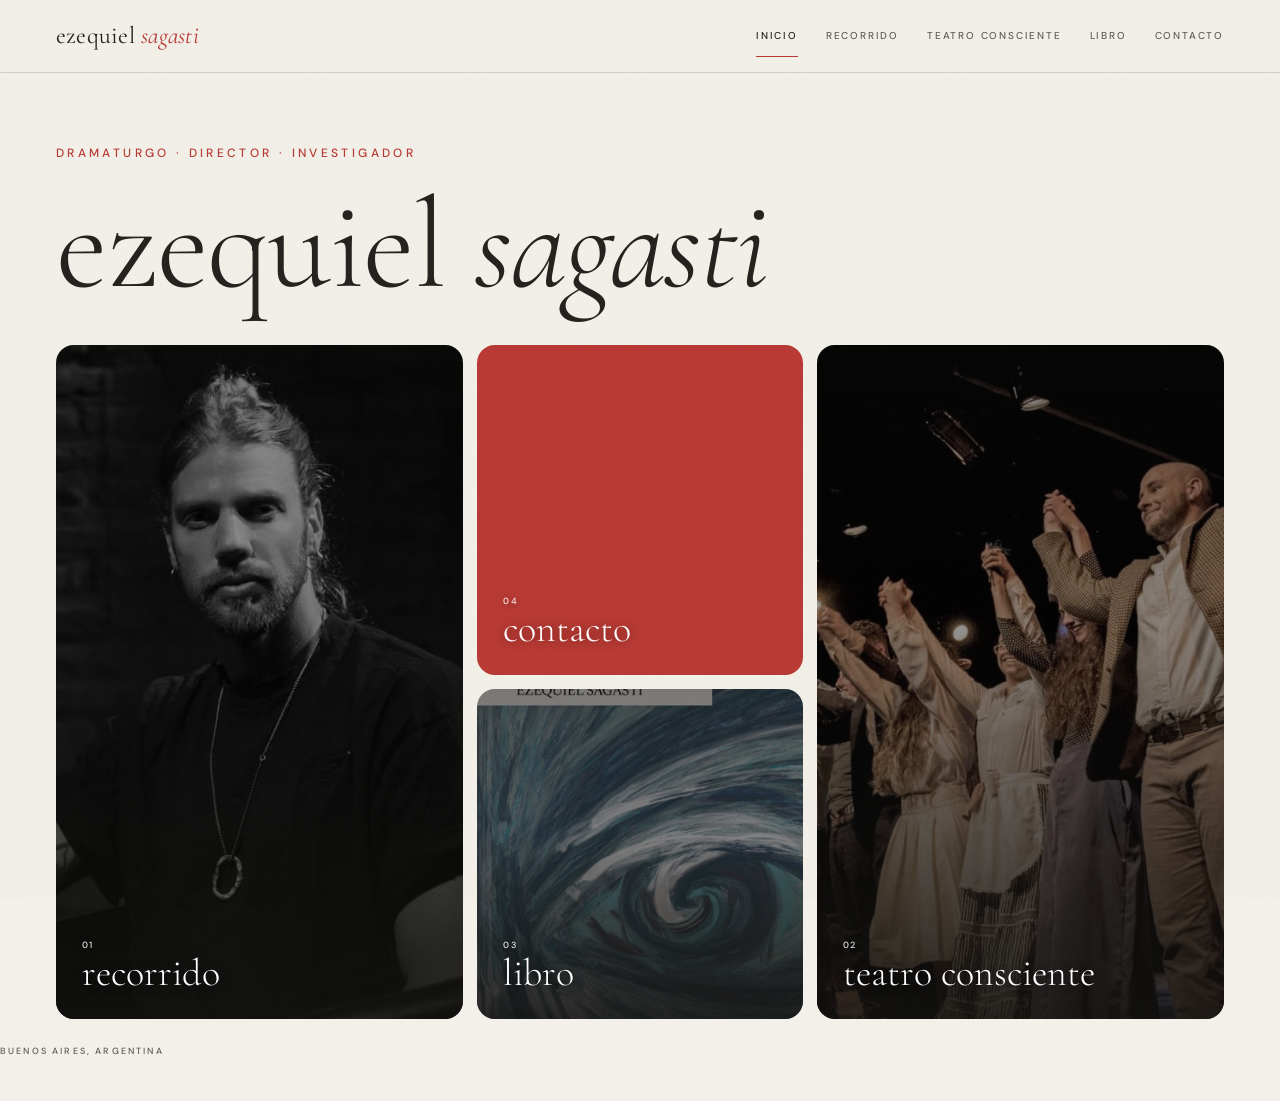
<file: index.html>
<!DOCTYPE html>
<html lang="es">
<head>
<meta charset="UTF-8">
<meta name="viewport" content="width=device-width, initial-scale=1">
<title>Ezequiel Sagasti — Dramaturgo y director teatral</title>
<meta name="description" content="Ezequiel Sagasti, dramaturgo, director teatral e investigador. Fundador de Teatro Consciente y autor del libro «Teatro consciente: hacia un teatro fenomenológico».">
<link rel="canonical" href="https://ezequielsagasti.com/">
<meta property="og:type" content="website">
<meta property="og:locale" content="es_AR">
<meta property="og:site_name" content="Ezequiel Sagasti">
<meta property="og:title" content="Ezequiel Sagasti — Dramaturgo y director teatral">
<meta property="og:description" content="Ezequiel Sagasti, dramaturgo, director teatral e investigador. Fundador de Teatro Consciente y autor del libro «Teatro consciente: hacia un teatro fenomenológico».">
<meta property="og:url" content="https://ezequielsagasti.com/">
<meta property="og:image" content="https://ezequielsagasti.com/assets/retrato-ezequiel.jpg">
<meta name="twitter:card" content="summary_large_image">
<link rel="icon" type="image/png" href="assets/favicon.png">
<link rel="apple-touch-icon" href="assets/favicon.png">
<link rel="preconnect" href="https://fonts.googleapis.com">
<link rel="preconnect" href="https://fonts.gstatic.com" crossorigin>
<link rel="stylesheet" href="https://fonts.googleapis.com/css2?family=Cormorant+Garamond:ital,wght@0,300;0,400;0,500;1,300;1,400;1,500&amp;family=DM+Sans:ital,opsz,wght@0,9..40,300..600;1,9..40,300..500&amp;display=swap">
<link rel="stylesheet" href="shared.css">
<link rel="stylesheet" href="site.css">
<script src="anim.js"></script>
</head>
<body class="bg-paper grain">
<a class="skip" href="#contenido">Saltar al contenido</a>
<header class="topbar">
<a class="name" href="index.html">ezequiel <em>sagasti</em></a>
<nav class="topnav" aria-label="Principal"><a href="index.html" class="active" aria-current="page">inicio</a><a href="recorrido.html">recorrido</a><a href="teatro-consciente.html">teatro consciente</a><a href="libro.html">libro</a><a href="contacto.html">contacto</a></nav>
<button class="burger" id="burger" type="button" aria-label="Abrir menú" aria-expanded="false" aria-controls="menu"><i></i><i></i><i></i></button>
</header>
<div class="menu" id="menu" aria-hidden="true">
<div class="menu-top"><span class="name">ezequiel sagasti</span><button class="close" id="close" type="button" aria-label="Cerrar menú">×</button></div>
<nav aria-label="Menú">
<a href="index.html" class="active" aria-current="page"><span class="mi">00</span> inicio</a>
<a href="recorrido.html"><span class="mi">01</span> recorrido</a>
<a href="teatro-consciente.html"><span class="mi">02</span> teatro consciente</a>
<a href="libro.html"><span class="mi">03</span> libro</a>
<a href="contacto.html"><span class="mi">04</span> contacto</a>
</nav>
<div class="menu-foot">buenos aires · argentina</div>
</div>
<main id="contenido" class="home-screen stagger">
<div class="mhero"><div class="hero-head"><p class="eyebrow">dramaturgo · director · investigador</p><h1>ezequiel <em>sagasti</em></h1></div></div>
<nav class="mosaic" aria-label="Secciones">
<a class="mt a has-img" href="recorrido.html"><img src="assets/retrato-ezequiel.jpg" alt="" width="896" height="1179" fetchpriority="high" decoding="async"><span class="lab"><span class="n">01</span><span class="t">recorrido</span></span></a>
<a class="mt b red" href="contacto.html"><span class="lab"><span class="n">04</span><span class="t">contacto</span></span></a>
<a class="mt c has-img" href="teatro-consciente.html"><img src="assets/tc-04.jpg" alt="" width="1400" height="788" loading="lazy" decoding="async"><span class="lab"><span class="n">02</span><span class="t">teatro consciente</span></span></a>
<a class="mt d has-img" href="libro.html"><img src="assets/tapa-libro.jpg" alt="" width="758" height="1024" loading="lazy" decoding="async"><span class="lab"><span class="n">03</span><span class="t">libro</span></span></a>
</nav>
</main>
<footer class="home-pie">buenos aires, argentina</footer>
</body>
</html>
</file>
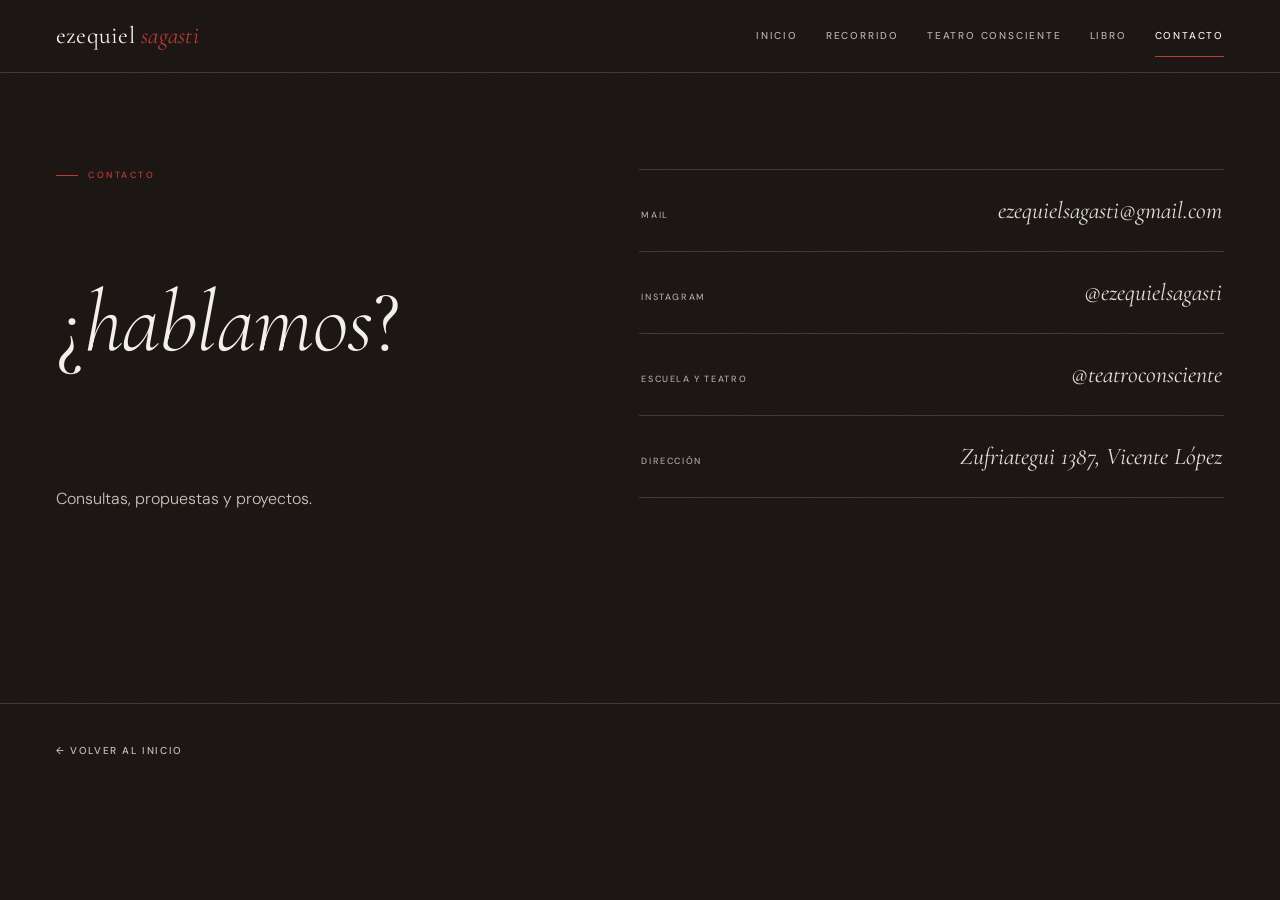
<file: contacto.html>
<!DOCTYPE html>
<html lang="es">
<head>
<meta charset="UTF-8">
<meta name="viewport" content="width=device-width, initial-scale=1">
<title>Contacto — Ezequiel Sagasti</title>
<meta name="description" content="Contacto de Ezequiel Sagasti, dramaturgo y director teatral: mail, Instagram, la escuela Teatro Consciente y el teatro Pasaje Teatral en Vicente López.">
<link rel="canonical" href="https://ezequielsagasti.com/contacto.html">
<meta property="og:type" content="website">
<meta property="og:locale" content="es_AR">
<meta property="og:site_name" content="Ezequiel Sagasti">
<meta property="og:title" content="Contacto — Ezequiel Sagasti">
<meta property="og:description" content="Contacto de Ezequiel Sagasti, dramaturgo y director teatral: mail, Instagram, la escuela Teatro Consciente y el teatro Pasaje Teatral en Vicente López.">
<meta property="og:url" content="https://ezequielsagasti.com/contacto.html">
<meta property="og:image" content="https://ezequielsagasti.com/assets/retrato-ezequiel.jpg">
<meta name="twitter:card" content="summary_large_image">
<link rel="icon" type="image/png" href="assets/favicon.png">
<link rel="apple-touch-icon" href="assets/favicon.png">
<link rel="preconnect" href="https://fonts.googleapis.com">
<link rel="preconnect" href="https://fonts.gstatic.com" crossorigin>
<link rel="stylesheet" href="https://fonts.googleapis.com/css2?family=Cormorant+Garamond:ital,wght@0,300;0,400;0,500;1,300;1,400;1,500&amp;family=DM+Sans:ital,opsz,wght@0,9..40,300..600;1,9..40,300..500&amp;display=swap">
<link rel="stylesheet" href="shared.css">
<link rel="stylesheet" href="site.css">
<script src="anim.js"></script>
</head>
<body class="bg-dark grain">
<a class="skip" href="#contenido">Saltar al contenido</a>
<header class="topbar">
<a class="name" href="index.html">ezequiel <em>sagasti</em></a>
<nav class="topnav" aria-label="Principal"><a href="index.html">inicio</a><a href="recorrido.html">recorrido</a><a href="teatro-consciente.html">teatro consciente</a><a href="libro.html">libro</a><a href="contacto.html" class="active" aria-current="page">contacto</a></nav>
<button class="burger" id="burger" type="button" aria-label="Abrir menú" aria-expanded="false" aria-controls="menu"><i></i><i></i><i></i></button>
</header>
<div class="menu" id="menu" aria-hidden="true">
<div class="menu-top"><span class="name">ezequiel sagasti</span><button class="close" id="close" type="button" aria-label="Cerrar menú">×</button></div>
<nav aria-label="Menú">
<a href="index.html"><span class="mi">00</span> inicio</a>
<a href="recorrido.html"><span class="mi">01</span> recorrido</a>
<a href="teatro-consciente.html"><span class="mi">02</span> teatro consciente</a>
<a href="libro.html"><span class="mi">03</span> libro</a>
<a href="contacto.html" class="active" aria-current="page"><span class="mi">04</span> contacto</a>
</nav>
<div class="menu-foot">buenos aires · argentina</div>
</div>
<main id="contenido">
<section class="block dark stagger" id="contacto">
<p class="eyebrow section-eye">contacto</p>
<h1 class="display section-title">¿<em>hablamos</em>?</h1>
<p class="body-text">Consultas, propuestas y proyectos.</p>
<div class="contact-list">
<a class="contact-row" href="mailto:ezequielsagasti@gmail.com"><span class="cr-k">mail</span><span class="cr-v">ezequielsagasti@gmail.com</span></a>
<a class="contact-row" href="https://www.instagram.com/ezequielsagasti/" target="_blank" rel="noopener"><span class="cr-k">instagram</span><span class="cr-v">@ezequielsagasti</span></a>
<a class="contact-row" href="https://www.instagram.com/teatroconsciente/" target="_blank" rel="noopener"><span class="cr-k">escuela y teatro</span><span class="cr-v">@teatroconsciente</span></a>
<a class="contact-row" href="https://maps.app.goo.gl/v1oac1T6fKWQUrmx7" target="_blank" rel="noopener"><span class="cr-k">dirección</span><span class="cr-v">Zufriategui 1387, Vicente López</span></a>
</div>
</section>
</main>
<footer class="pagenav"><a href="index.html">← Volver al inicio</a></footer>
</body>
</html>
</file>
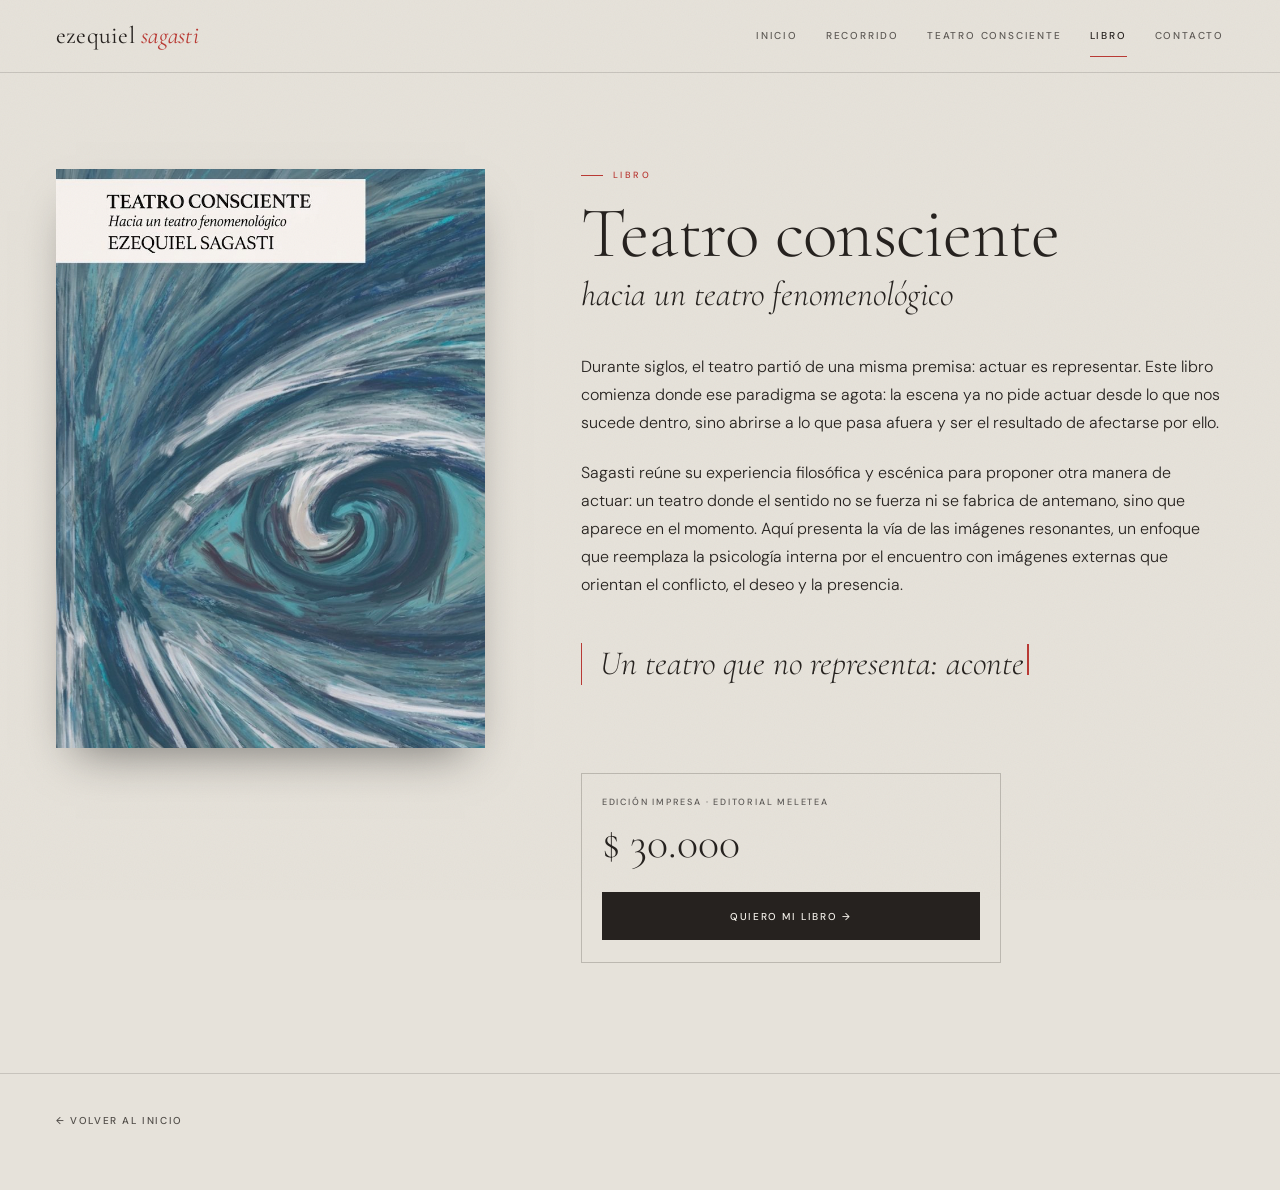
<file: libro.html>
<!DOCTYPE html>
<html lang="es">
<head>
<meta charset="UTF-8">
<meta name="viewport" content="width=device-width, initial-scale=1">
<title>Libro — Ezequiel Sagasti</title>
<meta name="description" content="«Teatro consciente: hacia un teatro fenomenológico», el libro de Ezequiel Sagasti editado por Editorial Meletea. Edición impresa a la venta.">
<link rel="canonical" href="https://ezequielsagasti.com/libro.html">
<meta property="og:type" content="website">
<meta property="og:locale" content="es_AR">
<meta property="og:site_name" content="Ezequiel Sagasti">
<meta property="og:title" content="Libro — Ezequiel Sagasti">
<meta property="og:description" content="«Teatro consciente: hacia un teatro fenomenológico», el libro de Ezequiel Sagasti editado por Editorial Meletea. Edición impresa a la venta.">
<meta property="og:url" content="https://ezequielsagasti.com/libro.html">
<meta property="og:image" content="https://ezequielsagasti.com/assets/tapa-libro.jpg">
<meta name="twitter:card" content="summary_large_image">
<link rel="icon" type="image/png" href="assets/favicon.png">
<link rel="apple-touch-icon" href="assets/favicon.png">
<link rel="preconnect" href="https://fonts.googleapis.com">
<link rel="preconnect" href="https://fonts.gstatic.com" crossorigin>
<link rel="stylesheet" href="https://fonts.googleapis.com/css2?family=Cormorant+Garamond:ital,wght@0,300;0,400;0,500;1,300;1,400;1,500&amp;family=DM+Sans:ital,opsz,wght@0,9..40,300..600;1,9..40,300..500&amp;display=swap">
<link rel="stylesheet" href="shared.css">
<link rel="stylesheet" href="site.css">
<script src="anim.js"></script>
</head>
<body class="bg-paper2 grain">
<a class="skip" href="#contenido">Saltar al contenido</a>
<header class="topbar">
<a class="name" href="index.html">ezequiel <em>sagasti</em></a>
<nav class="topnav" aria-label="Principal"><a href="index.html">inicio</a><a href="recorrido.html">recorrido</a><a href="teatro-consciente.html">teatro consciente</a><a href="libro.html" class="active" aria-current="page">libro</a><a href="contacto.html">contacto</a></nav>
<button class="burger" id="burger" type="button" aria-label="Abrir menú" aria-expanded="false" aria-controls="menu"><i></i><i></i><i></i></button>
</header>
<div class="menu" id="menu" aria-hidden="true">
<div class="menu-top"><span class="name">ezequiel sagasti</span><button class="close" id="close" type="button" aria-label="Cerrar menú">×</button></div>
<nav aria-label="Menú">
<a href="index.html"><span class="mi">00</span> inicio</a>
<a href="recorrido.html"><span class="mi">01</span> recorrido</a>
<a href="teatro-consciente.html"><span class="mi">02</span> teatro consciente</a>
<a href="libro.html" class="active" aria-current="page"><span class="mi">03</span> libro</a>
<a href="contacto.html"><span class="mi">04</span> contacto</a>
</nav>
<div class="menu-foot">buenos aires · argentina</div>
</div>
<main id="contenido">
<section class="block paper2 stagger" id="libro">
<p class="eyebrow section-eye">libro</p>
<h1 class="display book-title">Teatro consciente</h1>
<p class="display-italic book-subtitle">hacia un teatro fenomenológico</p>
<div class="book-cover"><img src="assets/tapa-libro.jpg" alt="Tapa del libro Teatro consciente: hacia un teatro fenomenológico, de Ezequiel Sagasti" width="758" height="1024" fetchpriority="high" decoding="async"></div>
<p class="body-text">Durante siglos, el teatro partió de una misma premisa: actuar es representar. Este libro comienza donde ese paradigma se agota: la escena ya no pide actuar desde lo que nos sucede dentro, sino abrirse a lo que pasa afuera y ser el resultado de afectarse por ello.</p>
<p class="body-text">Sagasti reúne su experiencia filosófica y escénica para proponer otra manera de actuar: un teatro donde el sentido no se fuerza ni se fabrica de antemano, sino que aparece en el momento. Aquí presenta la vía de las imágenes resonantes, un enfoque que reemplaza la psicología interna por el encuentro con imágenes externas que orientan el conflicto, el deseo y la presencia.</p>
<blockquote class="pull quote" data-typewriter>Un teatro que no representa: acontece.</blockquote>
<div class="price-card">
<p class="label">edición impresa · Editorial Meletea</p>
<p class="price">$ 30.000</p>
<div class="buy-btns"><a class="btn btn--solid" href="https://wa.me/5491156044945?text=Hola%2C%20me%20interesa%20comprar%20el%20libro%20%22Teatro%20consciente%3A%20hacia%20un%20teatro%20fenomenol%C3%B3gico%22%20de%20Ezequiel%20Sagasti" target="_blank" rel="noopener">Quiero mi libro →</a></div>
</div>
</section>
</main>
<footer class="pagenav"><a href="index.html">← Volver al inicio</a></footer>
</body>
</html>
</file>
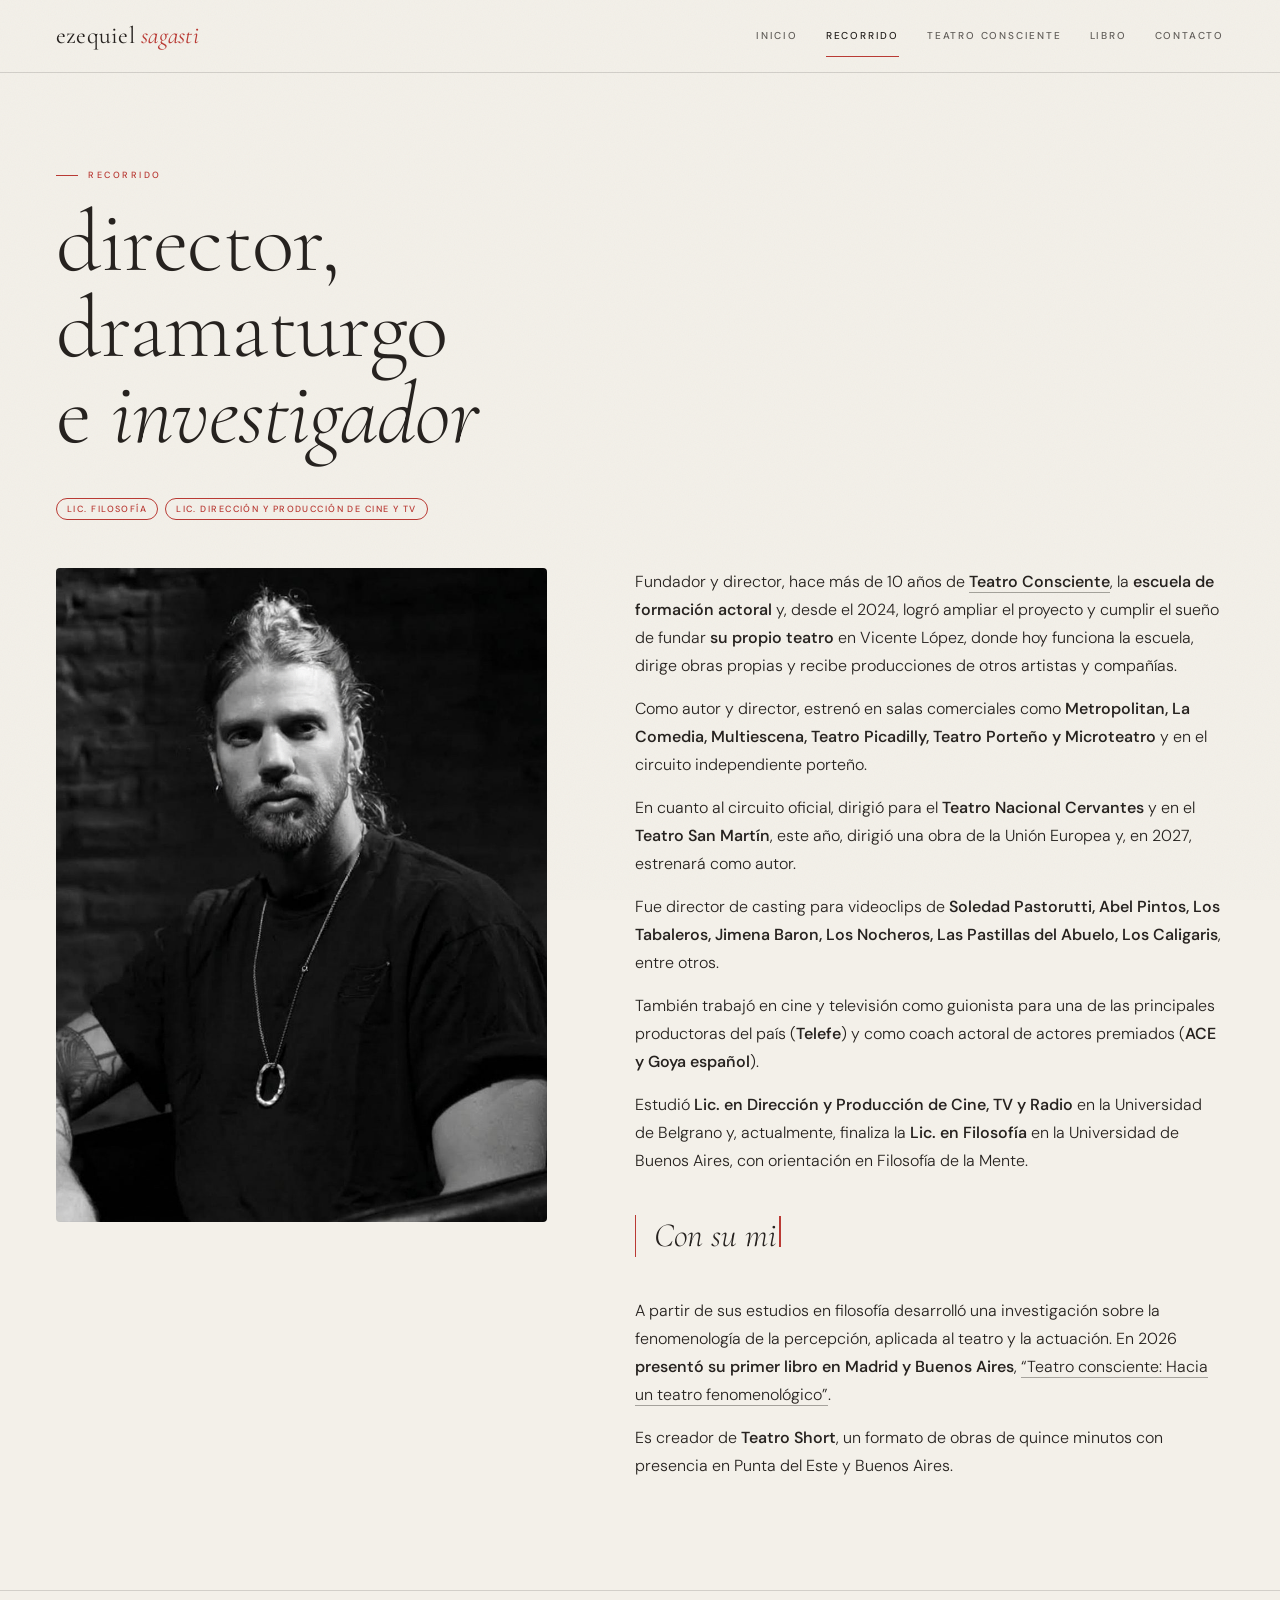
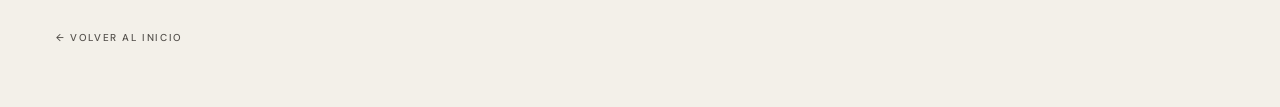
<file: recorrido.html>
<!DOCTYPE html>
<html lang="es">
<head>
<meta charset="UTF-8">
<meta name="viewport" content="width=device-width, initial-scale=1">
<title>Recorrido — Ezequiel Sagasti</title>
<meta name="description" content="Trayectoria de Ezequiel Sagasti como dramaturgo y director teatral: salas comerciales, Teatro Nacional Cervantes, Teatro San Martín, cine, televisión y filosofía.">
<link rel="canonical" href="https://ezequielsagasti.com/recorrido.html">
<meta property="og:type" content="website">
<meta property="og:locale" content="es_AR">
<meta property="og:site_name" content="Ezequiel Sagasti">
<meta property="og:title" content="Recorrido — Ezequiel Sagasti">
<meta property="og:description" content="Trayectoria de Ezequiel Sagasti como dramaturgo y director teatral: salas comerciales, Teatro Nacional Cervantes, Teatro San Martín, cine, televisión y filosofía.">
<meta property="og:url" content="https://ezequielsagasti.com/recorrido.html">
<meta property="og:image" content="https://ezequielsagasti.com/assets/retrato-ezequiel.jpg">
<meta name="twitter:card" content="summary_large_image">
<link rel="icon" type="image/png" href="assets/favicon.png">
<link rel="apple-touch-icon" href="assets/favicon.png">
<link rel="preconnect" href="https://fonts.googleapis.com">
<link rel="preconnect" href="https://fonts.gstatic.com" crossorigin>
<link rel="stylesheet" href="https://fonts.googleapis.com/css2?family=Cormorant+Garamond:ital,wght@0,300;0,400;0,500;1,300;1,400;1,500&amp;family=DM+Sans:ital,opsz,wght@0,9..40,300..600;1,9..40,300..500&amp;display=swap">
<link rel="stylesheet" href="shared.css">
<link rel="stylesheet" href="site.css">
<script src="anim.js"></script>
</head>
<body class="bg-paper grain">
<a class="skip" href="#contenido">Saltar al contenido</a>
<header class="topbar">
<a class="name" href="index.html">ezequiel <em>sagasti</em></a>
<nav class="topnav" aria-label="Principal"><a href="index.html">inicio</a><a href="recorrido.html" class="active" aria-current="page">recorrido</a><a href="teatro-consciente.html">teatro consciente</a><a href="libro.html">libro</a><a href="contacto.html">contacto</a></nav>
<button class="burger" id="burger" type="button" aria-label="Abrir menú" aria-expanded="false" aria-controls="menu"><i></i><i></i><i></i></button>
</header>
<div class="menu" id="menu" aria-hidden="true">
<div class="menu-top"><span class="name">ezequiel sagasti</span><button class="close" id="close" type="button" aria-label="Cerrar menú">×</button></div>
<nav aria-label="Menú">
<a href="index.html"><span class="mi">00</span> inicio</a>
<a href="recorrido.html" class="active" aria-current="page"><span class="mi">01</span> recorrido</a>
<a href="teatro-consciente.html"><span class="mi">02</span> teatro consciente</a>
<a href="libro.html"><span class="mi">03</span> libro</a>
<a href="contacto.html"><span class="mi">04</span> contacto</a>
</nav>
<div class="menu-foot">buenos aires · argentina</div>
</div>
<main id="contenido">
<section class="block paper stagger" id="recorrido">
<p class="eyebrow section-eye">recorrido</p>
<h1 class="display section-title">director,<br>dramaturgo<br>e <em>investigador</em></h1>
<div class="tags-row"><span class="tag tag--rojo">Lic. filosofía</span><span class="tag tag--rojo">Lic. dirección y producción de cine y TV</span></div>
<div class="portrait"><img src="assets/retrato-ezequiel.jpg" alt="Retrato en blanco y negro de Ezequiel Sagasti" width="896" height="1179" fetchpriority="high" decoding="async"></div>
<p class="body-text">Fundador y director, hace más de 10 años de <a href="teatro-consciente.html"><strong>Teatro Consciente</strong></a>, la <strong>escuela de formación actoral</strong> y, desde el 2024, logró ampliar el proyecto y cumplir el sueño de fundar <strong>su propio teatro</strong> en Vicente López, donde hoy funciona la escuela, dirige obras propias y recibe producciones de otros artistas y compañías. </p>
<p class="body-text">Como autor y director, estrenó en salas comerciales como <strong>Metropolitan, La Comedia, Multiescena, Teatro Picadilly, Teatro Porteño y Microteatro</strong> y en el circuito independiente porteño.</p>
<p class="body-text">En cuanto al circuito oficial, dirigió para el <strong>Teatro Nacional Cervantes</strong> y en el <strong>Teatro San Martín</strong>, este año, dirigió una obra de la Unión Europea y, en 2027, estrenará como autor.</p>
<p class="body-text">Fue director de casting para videoclips de <strong>Soledad Pastorutti, Abel Pintos, Los Tabaleros, Jimena Baron, Los Nocheros, Las Pastillas del Abuelo, Los Caligaris</strong>, entre otros.</p>
<p class="body-text">También trabajó en cine y televisión como guionista para una de las principales productoras del país (<strong>Telefe</strong>) y como coach actoral de actores premiados (<strong>ACE y Goya español</strong>).</p>
<p class="body-text">Estudió <strong>Lic. en Dirección y Producción de Cine, TV y Radio</strong> en la Universidad de Belgrano y, actualmente, finaliza la <strong>Lic. en Filosofía</strong> en la Universidad de Buenos Aires, con orientación en Filosofía de la Mente.</p>
<blockquote class="pull quote" data-typewriter>Con su mirada escéptica y de marcado corte existencialista, usa el teatro para explorar problemáticas filosóficas.</blockquote>
<p class="body-text">A partir de sus estudios en filosofía desarrolló una investigación sobre la fenomenología de la percepción, aplicada al teatro y la actuación. En 2026 <strong>presentó su primer libro en Madrid y Buenos Aires</strong>, <a href="libro.html">“Teatro consciente: Hacia un teatro fenomenológico”</a>.</p>
<p class="body-text">Es creador de <strong>Teatro Short</strong>, un formato de obras de quince minutos con presencia en Punta del Este y Buenos Aires.</p>
</section>
</main>
<footer class="pagenav"><a href="index.html">← Volver al inicio</a></footer>
</body>
</html>
</file>
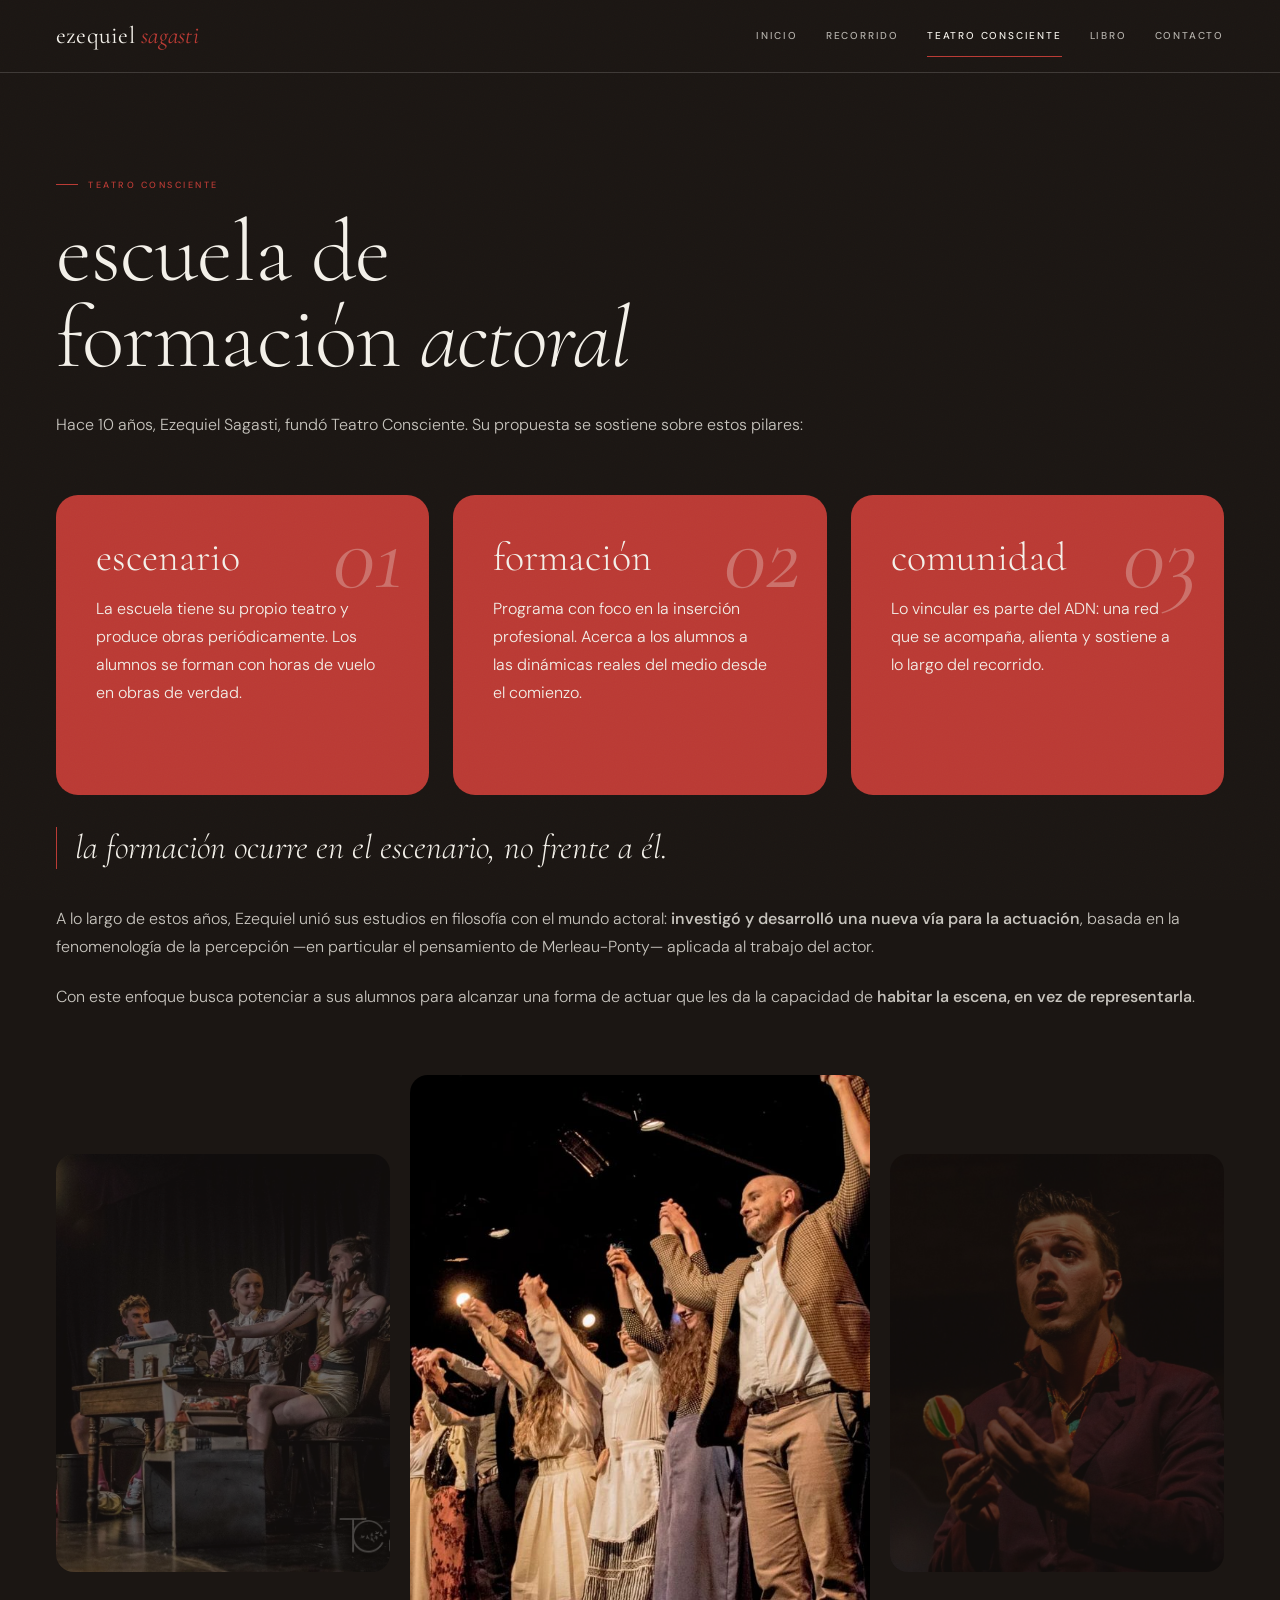
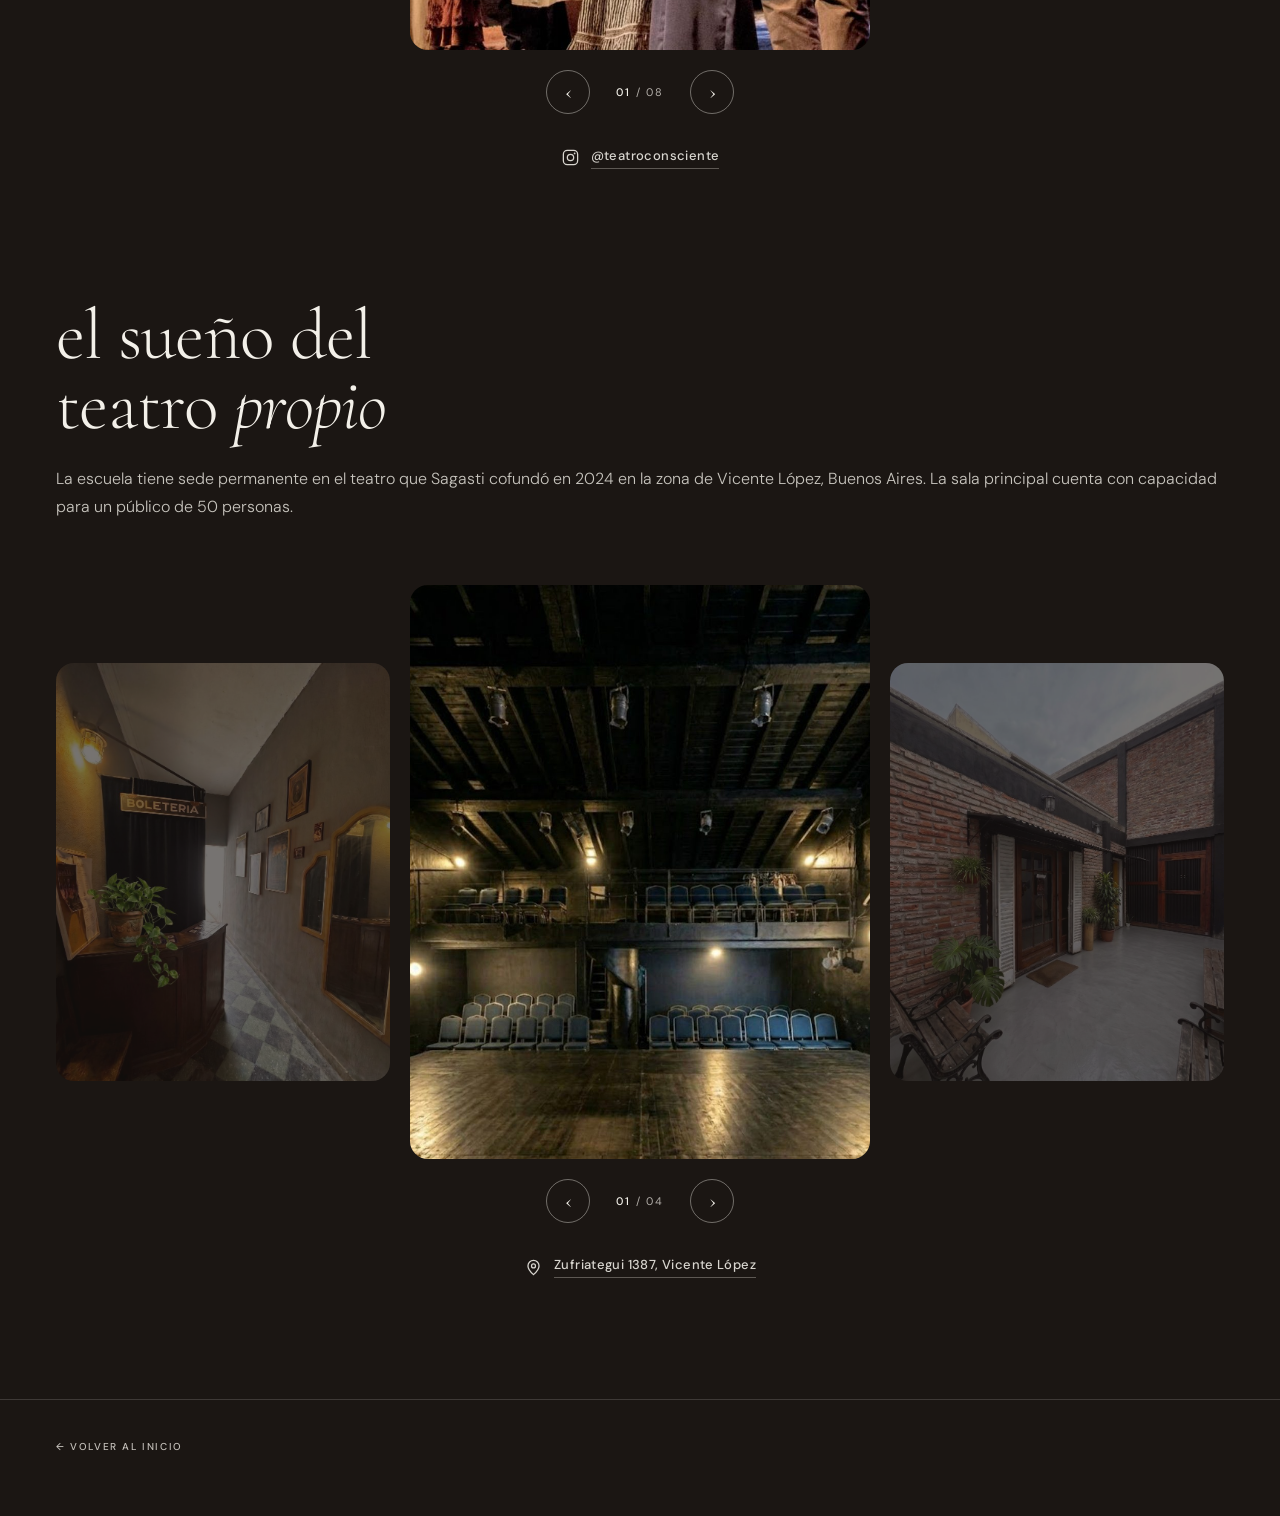
<file: teatro-consciente.html>
<!DOCTYPE html>
<html lang="es">
<head>
<meta charset="UTF-8">
<meta name="viewport" content="width=device-width, initial-scale=1">
<title>Teatro Consciente — Ezequiel Sagasti</title>
<meta name="description" content="Teatro Consciente, la escuela de formación actoral fundada por Ezequiel Sagasti, con sede en Pasaje Teatral, Vicente López, Buenos Aires.">
<link rel="canonical" href="https://ezequielsagasti.com/teatro-consciente.html">
<meta property="og:type" content="website">
<meta property="og:locale" content="es_AR">
<meta property="og:site_name" content="Ezequiel Sagasti">
<meta property="og:title" content="Teatro Consciente — Ezequiel Sagasti">
<meta property="og:description" content="Teatro Consciente, la escuela de formación actoral fundada por Ezequiel Sagasti, con sede en Pasaje Teatral, Vicente López, Buenos Aires.">
<meta property="og:url" content="https://ezequielsagasti.com/teatro-consciente.html">
<meta property="og:image" content="https://ezequielsagasti.com/assets/tc-04.jpg">
<meta name="twitter:card" content="summary_large_image">
<link rel="icon" type="image/png" href="assets/favicon.png">
<link rel="apple-touch-icon" href="assets/favicon.png">
<link rel="preconnect" href="https://fonts.googleapis.com">
<link rel="preconnect" href="https://fonts.gstatic.com" crossorigin>
<link rel="stylesheet" href="https://fonts.googleapis.com/css2?family=Cormorant+Garamond:ital,wght@0,300;0,400;0,500;1,300;1,400;1,500&amp;family=DM+Sans:ital,opsz,wght@0,9..40,300..600;1,9..40,300..500&amp;display=swap">
<link rel="stylesheet" href="shared.css">
<link rel="stylesheet" href="site.css">
<script src="anim.js"></script>
</head>
<body class="bg-dark grain">
<a class="skip" href="#contenido">Saltar al contenido</a>
<header class="topbar">
<a class="name" href="index.html">ezequiel <em>sagasti</em></a>
<nav class="topnav" aria-label="Principal"><a href="index.html">inicio</a><a href="recorrido.html">recorrido</a><a href="teatro-consciente.html" class="active" aria-current="page">teatro consciente</a><a href="libro.html">libro</a><a href="contacto.html">contacto</a></nav>
<button class="burger" id="burger" type="button" aria-label="Abrir menú" aria-expanded="false" aria-controls="menu"><i></i><i></i><i></i></button>
</header>
<div class="menu" id="menu" aria-hidden="true">
<div class="menu-top"><span class="name">ezequiel sagasti</span><button class="close" id="close" type="button" aria-label="Cerrar menú">×</button></div>
<nav aria-label="Menú">
<a href="index.html"><span class="mi">00</span> inicio</a>
<a href="recorrido.html"><span class="mi">01</span> recorrido</a>
<a href="teatro-consciente.html" class="active" aria-current="page"><span class="mi">02</span> teatro consciente</a>
<a href="libro.html"><span class="mi">03</span> libro</a>
<a href="contacto.html"><span class="mi">04</span> contacto</a>
</nav>
<div class="menu-foot">buenos aires · argentina</div>
</div>
<main id="contenido">
<section class="block dark stagger" id="teatro">
<p class="eyebrow section-eye">teatro consciente</p>
<h1 class="display section-title">escuela de<br>formación <em>actoral</em></h1>
<p class="body-text">Hace 10 años, Ezequiel Sagasti, fundó Teatro Consciente. Su propuesta se sostiene sobre estos pilares:</p>
<div class="pilars">
<article class="pilar"><span class="num" aria-hidden="true">01</span><h2 class="pilar-title">escenario</h2><p class="body-text">La escuela tiene su propio teatro y produce obras periódicamente. Los alumnos se forman con horas de vuelo en obras de verdad.</p></article>
<article class="pilar"><span class="num" aria-hidden="true">02</span><h2 class="pilar-title">formación</h2><p class="body-text">Programa con foco en la inserción profesional. Acerca a los alumnos a las dinámicas reales del medio desde el comienzo.</p></article>
<article class="pilar"><span class="num" aria-hidden="true">03</span><h2 class="pilar-title">comunidad</h2><p class="body-text">Lo vincular es parte del ADN: una red que se acompaña, alienta y sostiene a lo largo del recorrido.</p></article>
</div>
<blockquote class="pull quote">la formación ocurre en el escenario, no frente a él.</blockquote>
<p class="body-text">A lo largo de estos años, Ezequiel unió sus estudios en filosofía con el mundo actoral: <strong>investigó y desarrolló una nueva vía para la actuación</strong>, basada en la fenomenología de la percepción —en particular el pensamiento de Merleau-Ponty— aplicada al trabajo del actor.</p>
<p class="body-text">Con este enfoque busca potenciar a sus alumnos para alcanzar una forma de actuar que les da la capacidad de <strong>habitar la escena, en vez de representarla</strong>.</p>
<div class="gallery" data-gallery role="region" aria-label="Fotos de Teatro Consciente"><ul class="g-list"><li><img src="assets/tc-04.jpg" alt="Elenco de Teatro Consciente en escena con los brazos en alto" width="1400" height="788" loading="lazy" decoding="async"></li><li><img src="assets/tc-10.jpg" alt="Actor de Teatro Consciente con un micrófono en escena" width="900" height="1125" loading="lazy" decoding="async"></li><li><img src="assets/tc-07.jpg" alt="Dos actores en escena, uno de ellos leyendo" width="1400" height="935" loading="lazy" decoding="async"></li><li><img src="assets/tc-11.jpg" alt="Actor de Teatro Consciente en plena escena" width="900" height="1125" loading="lazy" decoding="async"></li><li><img src="assets/tc-03.jpg" alt="Dos actores con sombrero en una escena de Teatro Consciente" width="1200" height="800" loading="lazy" decoding="async"></li><li><img src="assets/tc-09.jpg" alt="Grupo de alumnos de Teatro Consciente sobre el escenario" width="900" height="1125" loading="lazy" decoding="async"></li><li><img src="assets/tc-12.jpg" alt="Actriz sentada en el piso del escenario" width="900" height="1125" loading="lazy" decoding="async"></li><li><img src="assets/tc-02.jpg" alt="Escena de Teatro Consciente con varios actores alrededor de una mesa" width="1200" height="900" loading="lazy" decoding="async"></li></ul></div>
<a class="ext-link" href="https://www.instagram.com/teatroconsciente/" target="_blank" rel="noopener"><svg class="ic" viewBox="0 0 24 24" fill="none" stroke="currentColor" stroke-width="1.6" aria-hidden="true"><rect x="3" y="3" width="18" height="18" rx="5"></rect><circle cx="12" cy="12" r="4"></circle><circle cx="17.2" cy="6.8" r="1.1" fill="currentColor" stroke="none"></circle></svg><span>@teatroconsciente</span></a>
<h2 class="display mid-title" id="sueno">el sueño del<br>teatro <em>propio</em></h2>
<p class="body-text">La escuela tiene sede permanente en el teatro que Sagasti cofundó en 2024 en la zona de Vicente López, Buenos Aires. La sala principal cuenta con capacidad para un público de 50 personas.</p>
<div class="gallery" data-gallery role="region" aria-label="Fotos de Pasaje Teatral"><ul class="g-list"><li><img src="assets/pt-01.jpg" alt="Sala principal de Pasaje Teatral con las butacas y el escenario" width="900" height="1125" loading="lazy" decoding="async"></li><li><img src="assets/pt-02.jpg" alt="Patio de entrada de Pasaje Teatral con paredes de ladrillo" width="900" height="1125" loading="lazy" decoding="async"></li><li><img src="assets/pt-03.jpg" alt="Sala de ensayo de Pasaje Teatral con un sillón blanco" width="900" height="1125" loading="lazy" decoding="async"></li><li><img src="assets/pt-04.jpg" alt="Hall de Pasaje Teatral con la boletería" width="900" height="1125" loading="lazy" decoding="async"></li></ul></div>
<div class="link-row">
<a class="ext-link" href="https://maps.app.goo.gl/v1oac1T6fKWQUrmx7" target="_blank" rel="noopener"><svg class="ic" viewBox="0 0 24 24" fill="none" stroke="currentColor" stroke-width="1.6" aria-hidden="true"><path d="M12 21s7-6.3 7-11a7 7 0 1 0-14 0c0 4.7 7 11 7 11z"></path><circle cx="12" cy="10" r="2.5"></circle></svg><span>Zufriategui 1387, Vicente López</span></a>
</div>
</section>
</main>
<footer class="pagenav"><a href="index.html">← Volver al inicio</a></footer>
</body>
</html>
</file>
<file: shared.css>
/* Ezequiel Sagasti — sistema base compartido
   Cormorant Garamond es la voz · DM Sans es la estructura */
:root{
--charcoal:oklch(0.205 0.010 60);--charcoal-2:oklch(0.255 0.010 60);
--paper:oklch(0.955 0.010 85);--paper-2:oklch(0.915 0.012 85);
--ink:oklch(0.255 0.008 60);--gray:oklch(0.585 0.006 60);--gray-soft:oklch(0.700 0.005 60);
--gray-text:oklch(0.47 0.006 60);
--red:oklch(0.535 0.165 27);--red-bright:oklch(0.585 0.185 27);--gold:oklch(0.720 0.075 75);
--serif:'Cormorant Garamond',Georgia,'Times New Roman',serif;
--sans:'DM Sans',system-ui,-apple-system,'Segoe UI',Helvetica,Arial,sans-serif;
}
*{margin:0;padding:0;box-sizing:border-box;-webkit-font-smoothing:antialiased}
html{-webkit-text-size-adjust:100%}
body{font-family:var(--sans)}
img{display:block;max-width:100%;height:auto}
a{color:inherit;text-decoration:none}
button{font:inherit;color:inherit;background:none;border:none;cursor:pointer}
:focus-visible{outline:2px solid var(--red-bright);outline-offset:3px;border-radius:2px}
.display{font-family:var(--serif);font-weight:300;line-height:.95;letter-spacing:-.01em}
.display-italic{font-family:var(--serif);font-weight:300;font-style:italic;line-height:1.05}
.quote{font-family:var(--serif);font-style:italic;font-weight:300;line-height:1.25}
.eyebrow{font-family:var(--sans);font-weight:500;font-size:9px;letter-spacing:.28em;text-transform:uppercase;color:var(--red);display:inline-flex;align-items:center;gap:10px}
.eyebrow::before{content:"";width:22px;height:1px;background:var(--red)}
.body-text{font-family:var(--sans);font-weight:300;font-size:13px;line-height:1.85;text-wrap:pretty}
.tag{font-family:var(--sans);font-weight:500;font-size:9px;letter-spacing:.16em;text-transform:uppercase;padding:4px 10px;border:.5px solid var(--gray);border-radius:100px;color:var(--gray-text);display:inline-block}
.tag--rojo{border-color:var(--red);color:var(--red)}
.btn{font-family:var(--sans);font-weight:500;font-size:10px;letter-spacing:.16em;text-transform:uppercase;display:inline-flex;align-items:center;justify-content:center;gap:8px;min-height:48px;padding:13px 22px;border:.5px solid currentColor;transition:background .25s,color .25s}
.num{font-family:var(--serif);font-style:italic;font-size:13px;color:var(--gray)}
.sr-only{position:absolute;width:1px;height:1px;padding:0;margin:-1px;overflow:hidden;clip:rect(0,0,0,0);white-space:nowrap;border:0}
</file>
<file: site.css>
/* Ezequiel Sagasti — estilos del sitio
   Mobile first · tablet ≥768px · desktop ≥1024px */
html,body{margin:0}
body{font-family:var(--sans);background:var(--paper);color:var(--ink);min-height:100vh;overflow-x:hidden}
a:hover{color:var(--red-bright)}
body.bg-paper{background:var(--paper);color:var(--ink)}
body.bg-paper2{background:var(--paper-2);color:var(--ink)}
body.bg-dark{background:var(--charcoal);color:var(--paper)}
.grain::after{content:"";position:fixed;inset:0;pointer-events:none;z-index:60;background-image:url("data:image/svg+xml,%3Csvg xmlns='http://www.w3.org/2000/svg' width='160' height='160'%3E%3Cfilter id='n'%3E%3CfeTurbulence type='fractalNoise' baseFrequency='0.85' numOctaves='2' stitchTiles='stitch'/%3E%3C/filter%3E%3Crect width='100%25' height='100%25' filter='url(%23n)'/%3E%3C/svg%3E");background-size:160px;mix-blend-mode:multiply;opacity:.045}
body.bg-dark.grain::after{mix-blend-mode:soft-light;opacity:.10}
.skip{position:absolute;left:12px;top:-60px;z-index:100;background:var(--red);color:var(--paper);padding:12px 16px;font-size:12px}
.skip:focus{top:12px}

/* ---- topbar + menú ---- */
.topbar{position:sticky;top:0;z-index:30;display:flex;align-items:center;justify-content:space-between;gap:16px;padding:8px 14px 8px 22px;background:inherit;border-bottom:.5px solid color-mix(in oklch,currentColor 16%,transparent)}
.topbar .name{font-family:var(--serif);font-weight:400;font-size:19px;letter-spacing:.01em;display:inline-block;line-height:44px;white-space:nowrap}
.topbar .name em{font-style:italic;color:var(--red)}
.burger{display:none;flex-direction:column;justify-content:center;align-items:center;gap:4px;width:44px;height:44px}
.burger i{width:21px;height:1px;background:currentColor;display:block}
.js .burger{display:flex}
.topnav{display:flex;flex-wrap:wrap;justify-content:flex-end}
.topnav a{font-family:var(--sans);font-weight:500;font-size:10px;letter-spacing:.18em;text-transform:uppercase;min-height:44px;display:flex;align-items:center;padding:0 8px;opacity:.75}
.topnav a.active{opacity:1;color:var(--red)}
.js .topnav{display:none}
.menu{display:none}
.js .menu{position:fixed;inset:0;z-index:80;background:var(--charcoal);color:var(--paper);transform:translateY(-100%);visibility:hidden;transition:transform .5s cubic-bezier(.7,0,.2,1),visibility 0s .5s;display:flex;flex-direction:column;padding:14px 14px 22px 22px}
.js .menu.open{transform:none;visibility:visible;transition:transform .5s cubic-bezier(.7,0,.2,1)}
.menu .menu-top{display:flex;justify-content:space-between;align-items:center;margin-bottom:40px}
.menu .menu-top .name{font-family:var(--serif);font-size:19px}
.menu .close{font-family:var(--serif);font-size:30px;line-height:1;font-weight:300;width:44px;height:44px;display:flex;align-items:center;justify-content:center}
.menu nav{display:flex;flex-direction:column;flex:1;justify-content:center;padding-right:8px}
.menu nav a{font-family:var(--serif);font-weight:300;font-size:34px;line-height:1.15;display:flex;align-items:baseline;gap:14px;transition:color .25s;padding:16px 0;border-top:.5px solid color-mix(in oklch,var(--paper) 16%,transparent)}
.menu nav a:last-child{border-bottom:.5px solid color-mix(in oklch,var(--paper) 16%,transparent)}
.menu nav a:hover,.menu nav a.active{color:var(--red-bright)}
.menu nav a .mi{font-style:italic;font-size:13px;color:var(--gray-soft)}
.menu .menu-foot{font-weight:500;font-size:9px;letter-spacing:.18em;text-transform:uppercase;color:var(--gray-soft)}

/* ---- home · mosaico molinete ---- */
.home-screen{position:relative}
.mhero{padding:28px 22px 14px}
.mhero .hero-head{display:inline-block}
.mhero .eyebrow{display:block;white-space:nowrap;letter-spacing:.28em;font-size:clamp(7.2px,2.56vw,13.7px);margin-bottom:18px;color:var(--red)}
.mhero .eyebrow::before{content:none}
.mhero h1{font-family:var(--serif);font-weight:300;font-size:clamp(40px,14.2vw,76px);line-height:.92;letter-spacing:-.01em;white-space:nowrap}
.mhero h1 em{font-style:italic}
.mosaic{display:grid;grid-template-columns:1fr 1fr;grid-template-rows:repeat(3,clamp(132px,40vw,172px));gap:8px;padding:0 14px 4px}
.mt{border-radius:14px;overflow:hidden;position:relative;display:flex;align-items:flex-end;padding:15px;color:#fff}
.mt:hover{color:#fff}
.mt img{position:absolute;inset:0;width:100%;height:100%;object-fit:cover;filter:grayscale(.3) brightness(.66)}
.mt.has-img::before{content:"";position:absolute;inset:0;z-index:1;background:linear-gradient(to top,rgba(20,19,17,.82),rgba(20,19,17,.12) 58%,rgba(20,19,17,.28))}
.mt .lab{position:relative;z-index:2;color:#fff;text-shadow:0 1px 10px rgba(0,0,0,.5)}
.mt .n{display:block;font-weight:500;font-size:8px;letter-spacing:.16em;text-transform:uppercase;opacity:.9;margin-bottom:3px}
.mt .t{font-family:var(--serif);font-weight:300;font-size:25px;line-height:1.02}
.mt.red{background:var(--red)}
.mt.a{grid-column:1;grid-row:1/3}.mt.b{grid-column:2;grid-row:1}.mt.c{grid-column:2;grid-row:2/4}.mt.d{grid-column:1;grid-row:3}
.home-pie{padding:14px 24px 30px;font-weight:500;font-size:9px;letter-spacing:.24em;text-transform:uppercase;color:var(--gray-text)}

/* ---- bloques de sección ---- */
section.block{padding:50px 22px;position:relative}
.block.dark{background:var(--charcoal);color:var(--paper)}
.block.dark .body-text{color:color-mix(in oklch,var(--paper) 80%,transparent)}
.block.paper{background:var(--paper);color:var(--ink)}
.block.paper2{background:var(--paper-2);color:var(--ink)}
.section-eye{margin-bottom:16px}
.section-title{font-size:46px;margin:2px 0 22px;line-height:.98}
.section-title em,.mid-title em{font-style:italic}
.mid-title{font-family:var(--serif);font-weight:300;font-size:46px;line-height:.98;letter-spacing:-.01em;margin-top:68px}
p.body-text+p.body-text{margin-top:15px}
.body-text strong{font-weight:550;color:inherit}
.body-text a{border-bottom:.5px solid color-mix(in oklch,currentColor 38%,transparent);transition:color .25s,border-color .25s}
.body-text a:hover{color:var(--red-bright);border-color:var(--red-bright)}
#sueno{scroll-margin-top:72px}
.portrait{aspect-ratio:3/4;margin:4px 0 26px;overflow:hidden}
.portrait img{width:100%;height:100%;object-fit:cover}
.tags-row{display:flex;flex-wrap:wrap;gap:7px;margin:20px 0}
.pull{border-left:1.5px solid var(--red);padding-left:18px;margin:30px 0;font-size:25px}

/* ---- teatro consciente ---- */
#teatro .section-title{margin-bottom:30px}
#teatro .body-text+.body-text{margin-top:22px}
#teatro .pull{margin-top:32px;margin-bottom:36px}
#teatro .mid-title{margin-top:88px}
#teatro .mid-title+.body-text{margin-top:24px}
.pilars{display:grid;grid-template-columns:minmax(0,1fr);gap:14px;margin:36px 0 12px}
.pilar{position:relative;background:var(--red);border-radius:18px;padding:30px 26px 34px;overflow:hidden}
.pilar-title{position:relative;z-index:1;font-family:var(--serif);font-weight:300;color:var(--paper);font-size:32px;line-height:1.1}
.pilar .num{position:absolute;top:10px;right:20px;font-family:var(--serif);font-style:italic;font-weight:400;font-size:72px;line-height:1;color:color-mix(in oklch,var(--paper) 30%,transparent)}
#teatro .pilar .body-text{position:relative;z-index:1;margin-top:16px;color:var(--paper)}

/* ---- galería (tríptico en desktop, una foto en mobile) ---- */
.gallery{margin:64px 0 8px}
.g-list{display:flex;gap:12px;overflow-x:auto;scroll-snap-type:x mandatory;list-style:none;padding-bottom:6px}
.g-list li{flex:0 0 72%;max-width:340px;aspect-ratio:4/5;border-radius:18px;overflow:hidden;scroll-snap-align:start}
.g-list img,.g-track img{width:100%;height:100%;object-fit:cover}
.g-track,.g-ctrl{display:none}
.gallery.is-on .g-list{display:none}
.gallery.is-on .g-track{display:grid;grid-template-columns:minmax(0,1fr);justify-items:center}
.gallery.is-on .g-ctrl{display:flex}
.g-track figure,.g-side{aspect-ratio:4/5;border-radius:18px;overflow:hidden;background:#2a2724}
.g-track figure{width:min(260px,72vw);box-shadow:0 22px 46px -20px rgba(0,0,0,.6)}
.g-side{display:none;padding:0}
.g-ctrl{align-items:center;justify-content:center;gap:18px;margin-top:20px}
.g-btn{width:44px;height:44px;border-radius:50%;border:.5px solid color-mix(in oklch,currentColor 40%,transparent);font-family:var(--serif);font-size:24px;line-height:1;display:flex;align-items:center;justify-content:center;transition:border-color .25s,color .25s}
.g-btn:hover{border-color:var(--red-bright);color:var(--red-bright)}
.g-count{font-size:11px;letter-spacing:.18em;text-transform:uppercase;color:color-mix(in oklch,currentColor 70%,transparent);min-width:64px;text-align:center}
.g-count b{color:var(--paper);font-weight:500}

/* ---- links externos ---- */
.link-row{display:flex;flex-direction:column;gap:6px;align-items:center;margin-top:22px}
.ext-link{display:flex;align-items:center;gap:11px;width:fit-content;min-height:44px;margin:22px auto 0;font-weight:500;font-size:13px;letter-spacing:.03em;color:color-mix(in oklch,var(--paper) 88%,transparent);text-align:center}
.ext-link span{padding-bottom:4px;border-bottom:.5px solid color-mix(in oklch,var(--paper) 30%,transparent);transition:border-color .25s}
.ext-link:hover{color:var(--red-bright)}
.ext-link:hover span{border-color:var(--red-bright)}
.ext-link .ic{width:19px;height:19px;flex:none}
.link-row .ext-link{margin:0}

/* ---- libro ---- */
.book-title{display:block;font-size:40px;line-height:1}
.book-subtitle{display:block;font-size:22px;margin-top:8px;line-height:1.05;margin-bottom:8px}
.book-cover{aspect-ratio:758/1024;max-width:230px;margin:38px 0;box-shadow:0 22px 46px -20px rgba(0,0,0,.5)}
.book-cover img{width:100%;height:100%;object-fit:cover}
#libro .body-text+.body-text{margin-top:22px}
#libro .pull{margin:44px 0}
.price-card{border:.5px solid color-mix(in oklch,var(--ink) 22%,transparent);padding:22px 20px;margin-top:44px}
.price-card .label{font-weight:500;font-size:9px;letter-spacing:.2em;text-transform:uppercase;color:var(--gray-text)}
.price-card .price{font-family:var(--serif);font-weight:300;font-size:44px;margin:8px 0 4px}
.buy-btns{display:flex;flex-direction:column;gap:10px;margin-top:22px}
.btn--solid{background:var(--ink);color:var(--paper);border-color:var(--ink)}
.btn--solid:hover{background:var(--red);border-color:var(--red);color:var(--paper)}

/* ---- contacto ---- */
.contact-list{display:flex;flex-direction:column;margin-top:40px}
.contact-row{display:flex;justify-content:space-between;align-items:baseline;flex-wrap:wrap;gap:6px 16px;padding:20px 2px;border-top:.5px solid color-mix(in oklch,var(--paper) 16%,transparent);transition:padding-left .25s}
.contact-row:last-child{border-bottom:.5px solid color-mix(in oklch,var(--paper) 16%,transparent)}
.contact-row .cr-k{font-weight:500;font-size:9px;letter-spacing:.18em;text-transform:uppercase;color:color-mix(in oklch,var(--paper) 66%,transparent)}
.contact-row .cr-v{font-family:var(--serif);font-style:italic;font-size:18px;color:color-mix(in oklch,var(--paper) 92%,transparent);text-align:right;transition:color .25s;overflow-wrap:anywhere}
.contact-row:hover{padding-left:10px}
.contact-row:hover .cr-v{color:var(--red-bright)}

/* ---- pie ---- */
.pagenav{display:flex;justify-content:space-between;align-items:center;gap:14px;padding:14px 22px 30px;border-top:.5px solid color-mix(in oklch,currentColor 16%,transparent)}
.pagenav a{font-weight:500;font-size:10px;letter-spacing:.16em;text-transform:uppercase;min-height:44px;display:flex;align-items:center;color:color-mix(in oklch,currentColor 78%,transparent);transition:color .25s}
.pagenav a:hover{color:var(--red-bright)}

/* ---- 404 ---- */
.nf{position:relative;overflow:hidden;min-height:calc(100vh - 61px);display:flex;flex-direction:column;justify-content:center;align-items:center;text-align:center;gap:20px;padding:80px 22px}
.nf::before{content:"";position:absolute;inset:0;pointer-events:none;background:radial-gradient(ellipse 34% 46% at 50% 58%,color-mix(in oklch,var(--paper) 16%,transparent),transparent 70%),linear-gradient(180deg,transparent 78%,rgba(255,255,255,.04) 78%)}
.nf::after{content:"";position:absolute;left:50%;top:-10%;width:60vmin;height:80vh;transform:translateX(-50%);pointer-events:none;background:linear-gradient(180deg,color-mix(in oklch,var(--paper) 14%,transparent),transparent);clip-path:polygon(44% 0,56% 0,100% 100%,0 100%);filter:blur(8px)}
.nf-code{position:absolute;right:-6vw;top:34%;transform:translateY(-58%);font-family:var(--serif);font-style:italic;font-weight:300;line-height:.85;color:var(--red);font-size:clamp(220px,42vw,640px);letter-spacing:-.04em;opacity:.95;z-index:0}
.nf>*:not(.nf-code){position:relative;z-index:2}
.nf-title{font-family:var(--serif);font-weight:400;font-size:clamp(34px,5vw,72px);line-height:1.02;text-wrap:balance;max-width:14em}
.nf-title::after{content:"";display:inline-block;width:.06em;height:.85em;background:var(--red);margin-left:.08em;vertical-align:-.08em}
.nf-text{font-size:clamp(15px,1.3vw,18px);line-height:1.6;max-width:34em;color:color-mix(in oklch,var(--paper) 82%,transparent);text-wrap:pretty}
.nf-back{font-size:12px;font-weight:500;letter-spacing:.18em;text-transform:uppercase;min-height:44px;display:inline-flex;align-items:center;border-bottom:1px solid var(--red)}
main.nf{max-width:none}

/* ---- animaciones ---- */
@media (prefers-reduced-motion:no-preference){
html.anims .stagger>*:nth-child(-n+6){animation:riseIn .6s cubic-bezier(.2,.8,.2,1) both}
html.anims .stagger>*:nth-child(1){animation-delay:.45s}
html.anims .stagger>*:nth-child(2){animation-delay:.58s}
html.anims .stagger>*:nth-child(3){animation-delay:.71s}
html.anims .stagger>*:nth-child(4){animation-delay:.84s}
html.anims .stagger>*:nth-child(5){animation-delay:.97s}
html.anims .stagger>*:nth-child(6){animation-delay:1.1s}
@keyframes riseIn{from{opacity:0;transform:translateY(18px)}to{opacity:1;transform:none}}
[data-typewriter].typing::after{content:"";display:inline-block;width:2px;height:.9em;background:var(--red);margin-left:3px;vertical-align:-1px;animation:caret .6s step-end infinite}
@keyframes caret{50%{opacity:0}}
.nf-title::after{animation:caret 1s step-end infinite}
}

/* ============ tablet ≥768px ============ */
@media (min-width:768px){
.topbar{padding:10px 36px 10px 48px}
section.block{padding:72px 48px 80px}
.pagenav{padding:18px 48px 36px}
.mhero{padding:48px 48px 24px}
.mhero .eyebrow{font-size:12px}
.mhero h1{font-size:96px}
.mosaic{padding:0 48px 8px;gap:12px;grid-template-rows:repeat(3,200px)}
.home-pie{padding:20px 48px 36px}
.section-title{font-size:64px}
.mid-title{font-size:60px}
.body-text{font-size:15px;line-height:1.8}
.pull{font-size:30px}
.gallery.is-on .g-track{grid-template-columns:minmax(0,.8fr) minmax(0,1.1fr) minmax(0,.8fr);gap:16px;align-items:center}
.g-track figure{width:100%;box-shadow:none}
.g-side{display:block;opacity:.4;transition:opacity .3s;width:100%}
.g-side:hover,.g-side:focus-visible{opacity:.75}
.nf-code{top:50%;right:-2vw}
.nf{padding:96px 48px}
.book-cover{max-width:300px}
.link-row{flex-direction:row;justify-content:center;gap:40px}
}

/* ============ desktop ≥1024px ============ */
@media (min-width:1024px){
.topbar{padding:14px max(56px,calc((100vw - 1168px)/2))}
.topbar .name{font-size:24px}
.js .burger{display:none}
.topnav,.js .topnav{display:flex;gap:28px;flex-wrap:nowrap}
.topnav a{opacity:.7;padding:0;border-bottom:.5px solid transparent;transition:opacity .25s,color .25s}
.topnav a:hover{opacity:1;color:var(--red-bright)}
.topnav a.active{opacity:1;color:inherit;box-shadow:inset 0 -1px 0 var(--red)}
main,.home-screen{max-width:1280px;margin:0 auto}
section.block{padding:96px 56px 110px}
.section-title{font-size:88px;margin-bottom:40px}
.mid-title{font-size:72px}
.body-text{font-size:16px;line-height:1.75}
.pull{font-size:34px}
.pagenav{max-width:1280px;margin:0 auto;padding:24px 56px 48px}

.home-screen{padding:0 56px}
.mhero{padding:72px 0 40px}
.mhero .eyebrow{font-size:12px;margin-bottom:26px}
.mhero h1{font-size:clamp(90px,10vw,150px)}
.mosaic{grid-template-columns:1.25fr 1fr 1.25fr;grid-template-rows:repeat(2,clamp(220px,28vw,330px));gap:14px;padding:0}
.mt{border-radius:18px;padding:26px}
.mt .t{font-size:38px}
.mt .n{font-size:9px}
.mt.a{grid-column:1;grid-row:1/3}.mt.b{grid-column:2;grid-row:1}.mt.d{grid-column:2;grid-row:2}.mt.c{grid-column:3;grid-row:1/3}
.home-pie{padding:26px 0 44px}

#recorrido{display:grid;grid-template-columns:minmax(0,5fr) minmax(0,6fr);column-gap:88px;grid-auto-flow:dense;align-items:start}
#recorrido>*{grid-column:2}
#recorrido>.section-eye,#recorrido>.section-title,#recorrido>.tags-row{grid-column:1/-1}
#recorrido>.tags-row{margin:0 0 48px}
#recorrido>.portrait{grid-column:1;grid-row:4/span 9;margin:0;position:sticky;top:110px;border-radius:4px}
#recorrido>.pull{margin:40px 0}

.pilars{grid-template-columns:repeat(3,minmax(0,1fr));gap:24px;margin:56px 0 24px}
.pilar{padding:40px 40px 48px;min-height:300px;border-radius:22px}
.pilar-title{font-size:40px}
.pilar .num{top:14px;right:26px;font-size:96px}
#teatro .mid-title{margin-top:120px}
.gallery.is-on .g-track{gap:20px}

#libro{display:grid;grid-template-columns:minmax(0,4fr) minmax(0,6fr);column-gap:96px;grid-auto-flow:dense;align-items:start}
#libro>*{grid-column:2}
#libro>.book-cover{grid-column:1;grid-row:1/span 8;max-width:none;width:100%;margin:0;position:sticky;top:110px}
.book-title{font-size:72px}
.book-subtitle{font-size:34px;margin-bottom:40px}
#libro .price-card{max-width:420px}

#contacto{display:grid;grid-template-columns:minmax(0,5fr) minmax(0,6fr);column-gap:96px;grid-auto-flow:dense;align-items:start;min-height:70vh}
#contacto>*{grid-column:1}
#contacto>.contact-list{grid-column:2;grid-row:1/span 3;margin-top:0}
.contact-row{padding:26px 2px}
.contact-row .cr-v{font-size:24px}

.nf{min-height:calc(100vh - 73px);padding:96px 96px}
}
</file>
